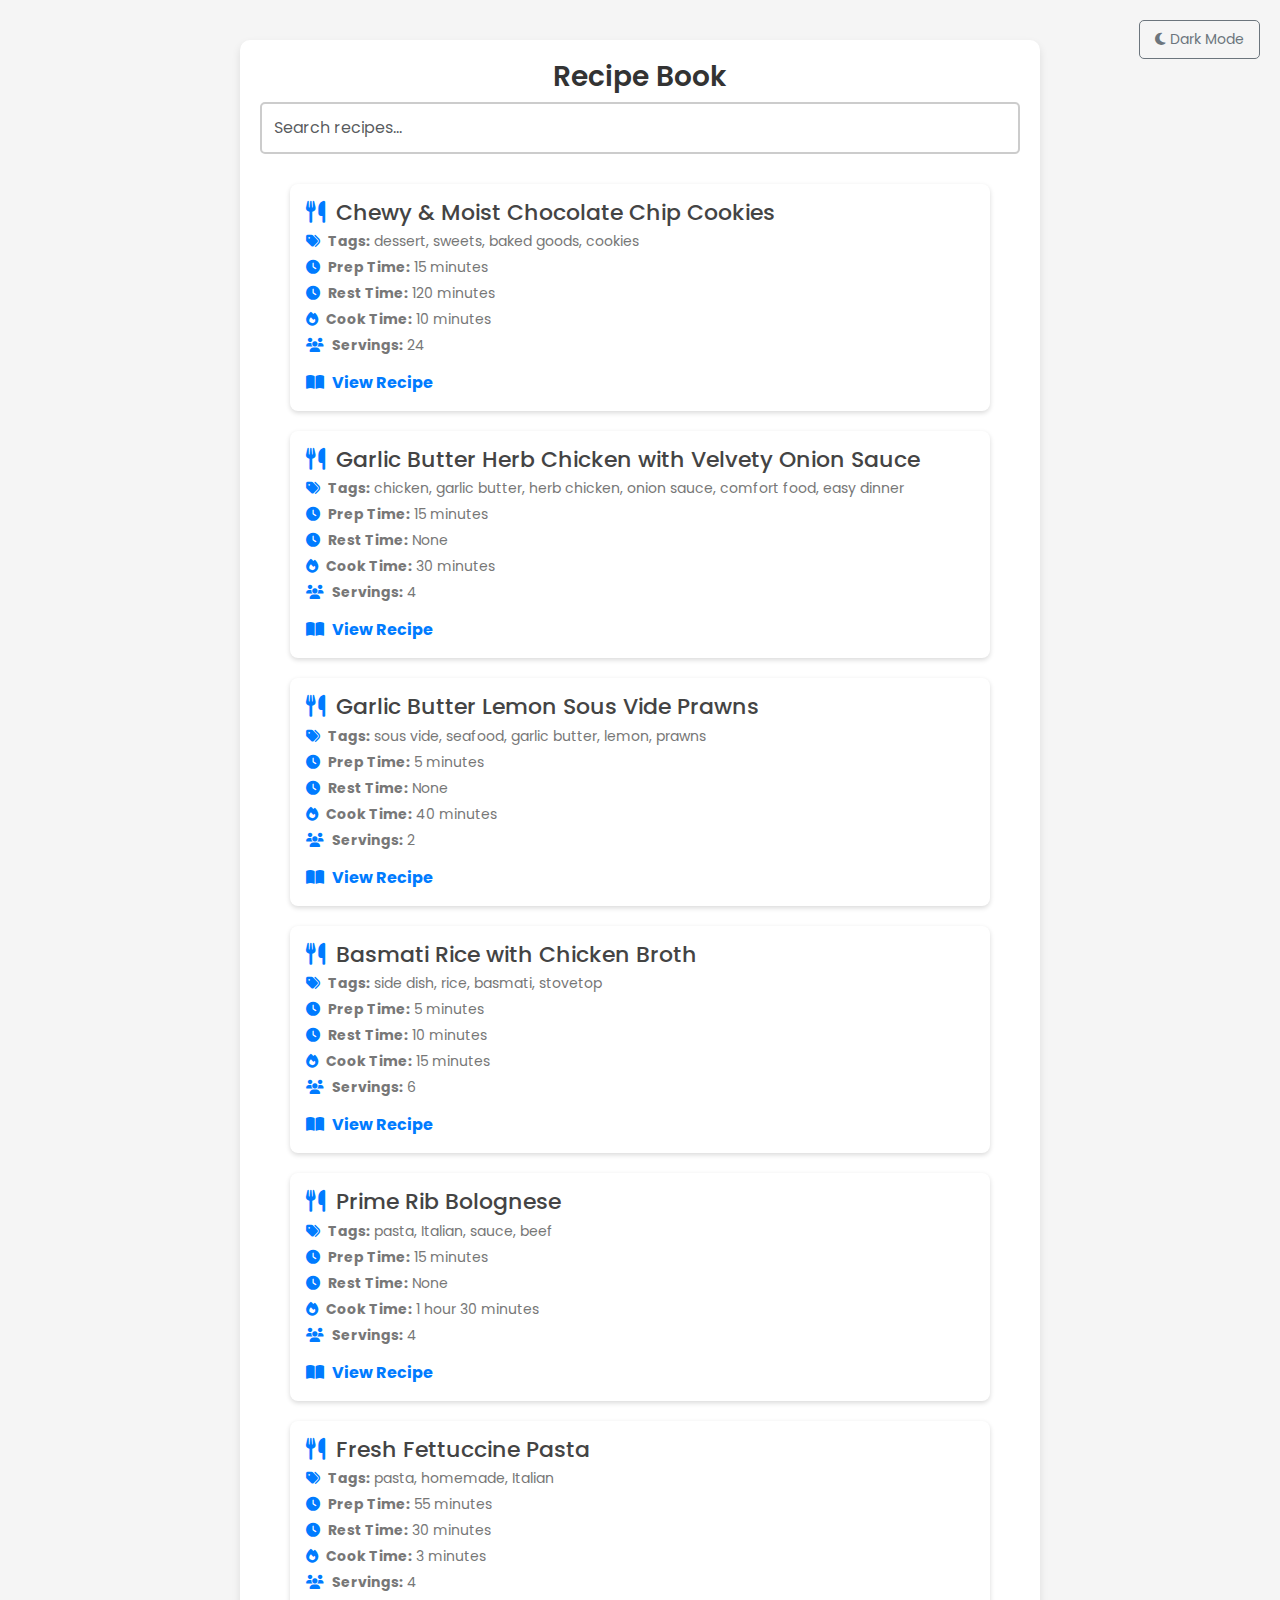
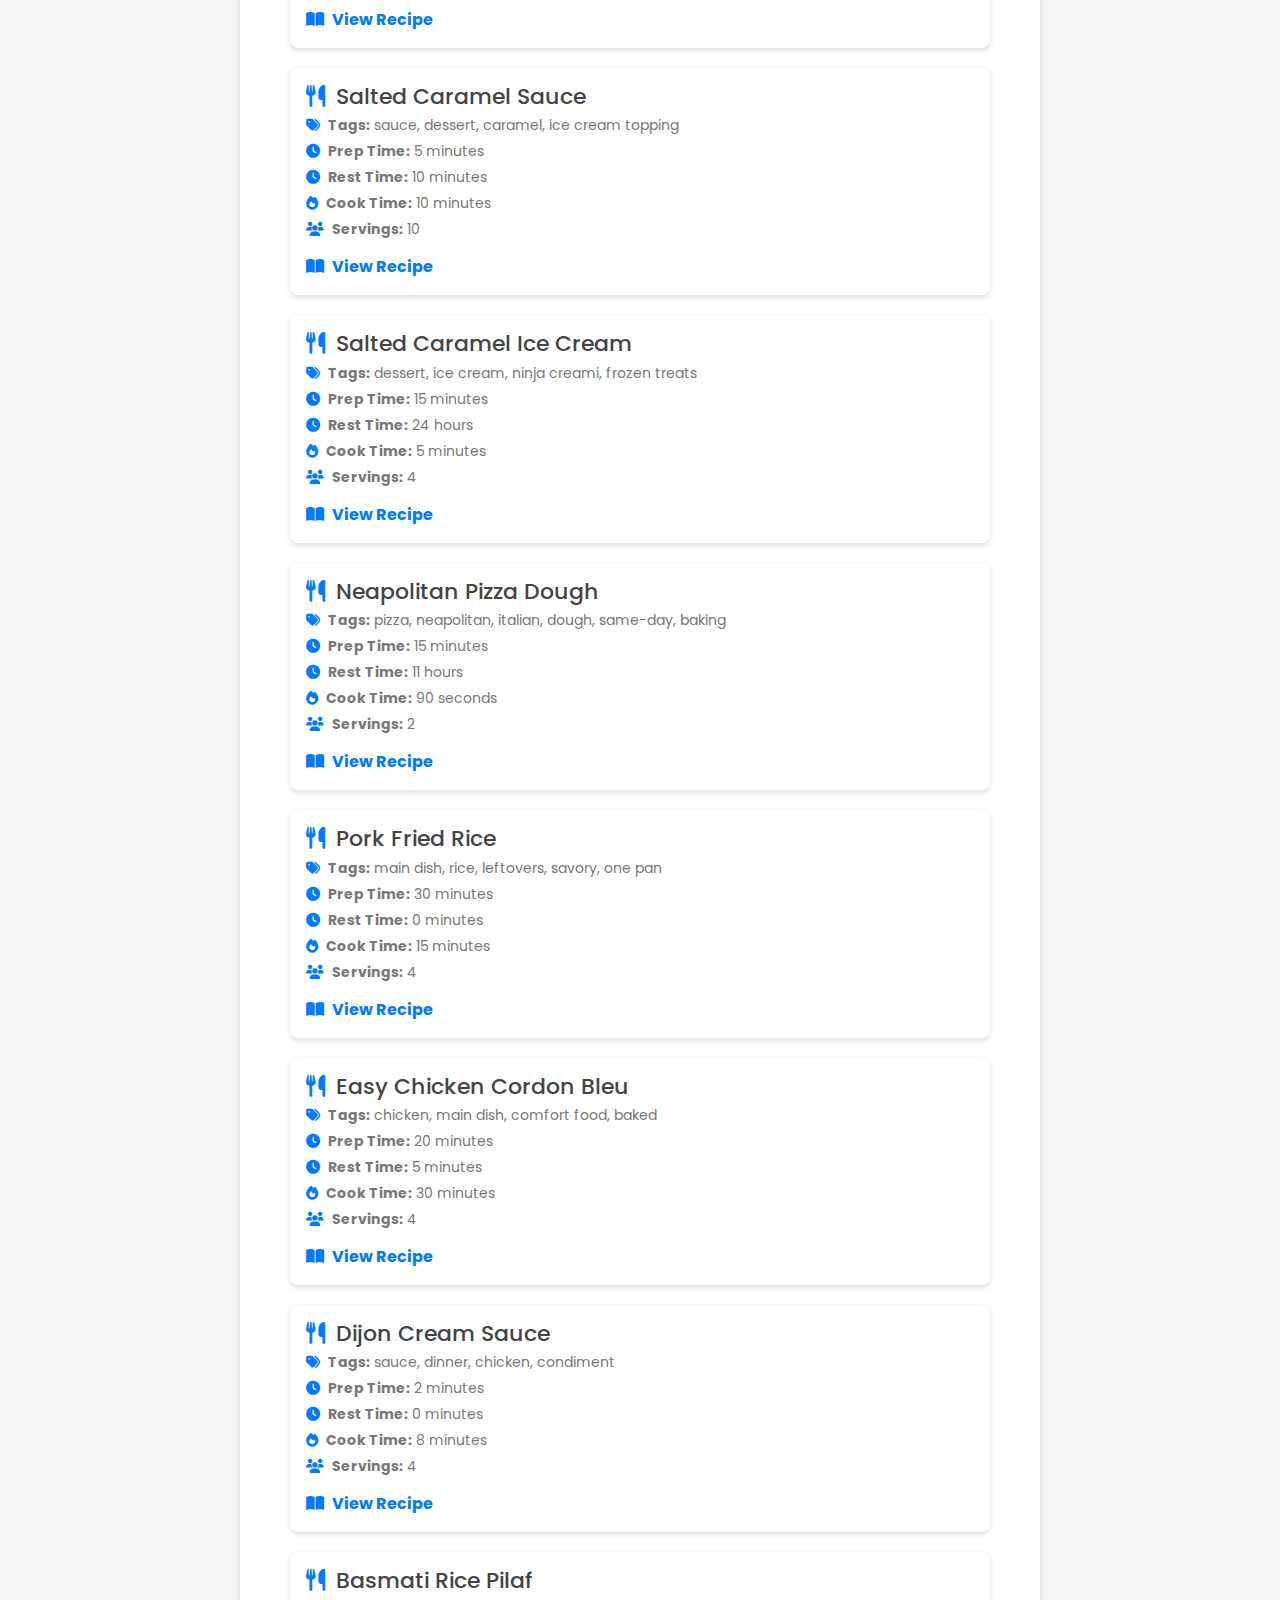
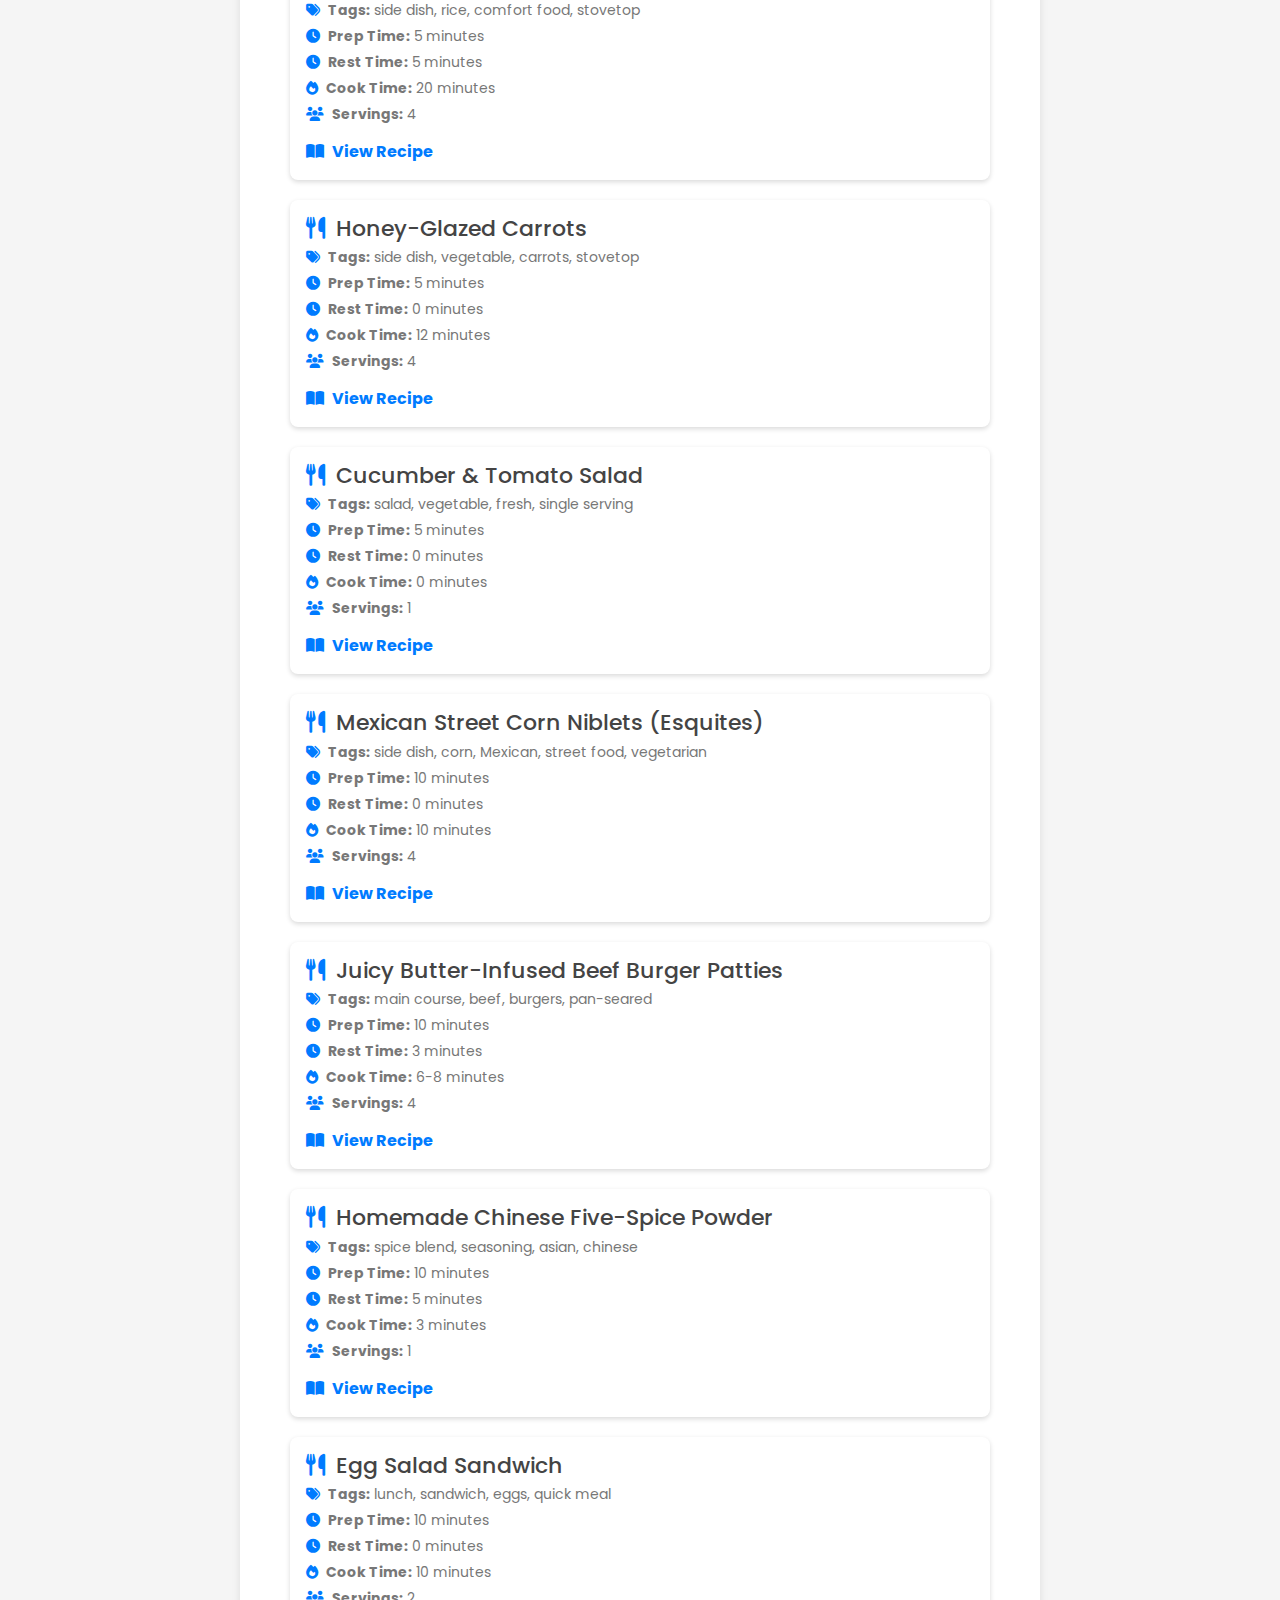
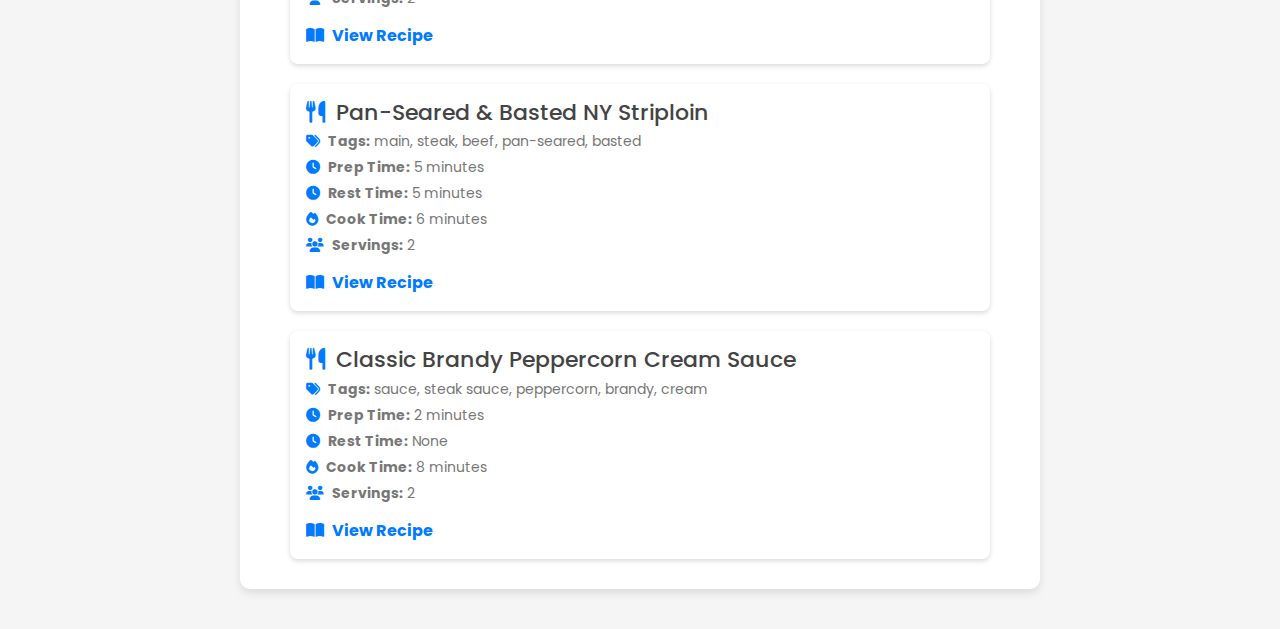
<file: index.html>
<!DOCTYPE html>
<html lang="en">
<head>
    <meta charset="UTF-8">
    <meta name="viewport" content="width=device-width, initial-scale=1.0">
	<meta http-equiv="Cache-Control" content="no-cache, no-store, must-revalidate" />
	<meta http-equiv="Pragma" content="no-cache" />
	<meta http-equiv="Expires" content="0" />

    <title>Recipe Book</title>

    <!-- Google Fonts -->
    <link href="https://fonts.googleapis.com/css2?family=Poppins:wght@300;400;600&display=swap" rel="stylesheet">

    <!-- Bootstrap CSS -->
    <link href="https://cdn.jsdelivr.net/npm/bootstrap@5.3.0/dist/css/bootstrap.min.css" rel="stylesheet">

    <!-- Font Awesome for Icons -->
    <link rel="stylesheet" href="https://cdnjs.cloudflare.com/ajax/libs/font-awesome/6.4.0/css/all.min.css">

    <!-- Custom CSS -->
    <link rel="stylesheet" href="styles.css">
</head>
<body>

    <!-- Dark Mode Toggle -->
    <button id="dark-mode-toggle" class="btn btn-outline-secondary">
        <i class="fa-solid fa-moon"></i> Dark Mode
    </button>

    <!-- Centered Content -->
    <div class="container">
        <h1>Recipe Book</h1>

        <!-- Search Bar -->
        <input type="text" id="search" class="form-control" placeholder="Search recipes...">

        <!-- Recipe List -->
        <div id="recipe-list"></div>
    </div>

    <script src="script.js"></script>
</body>
</html>
</file>
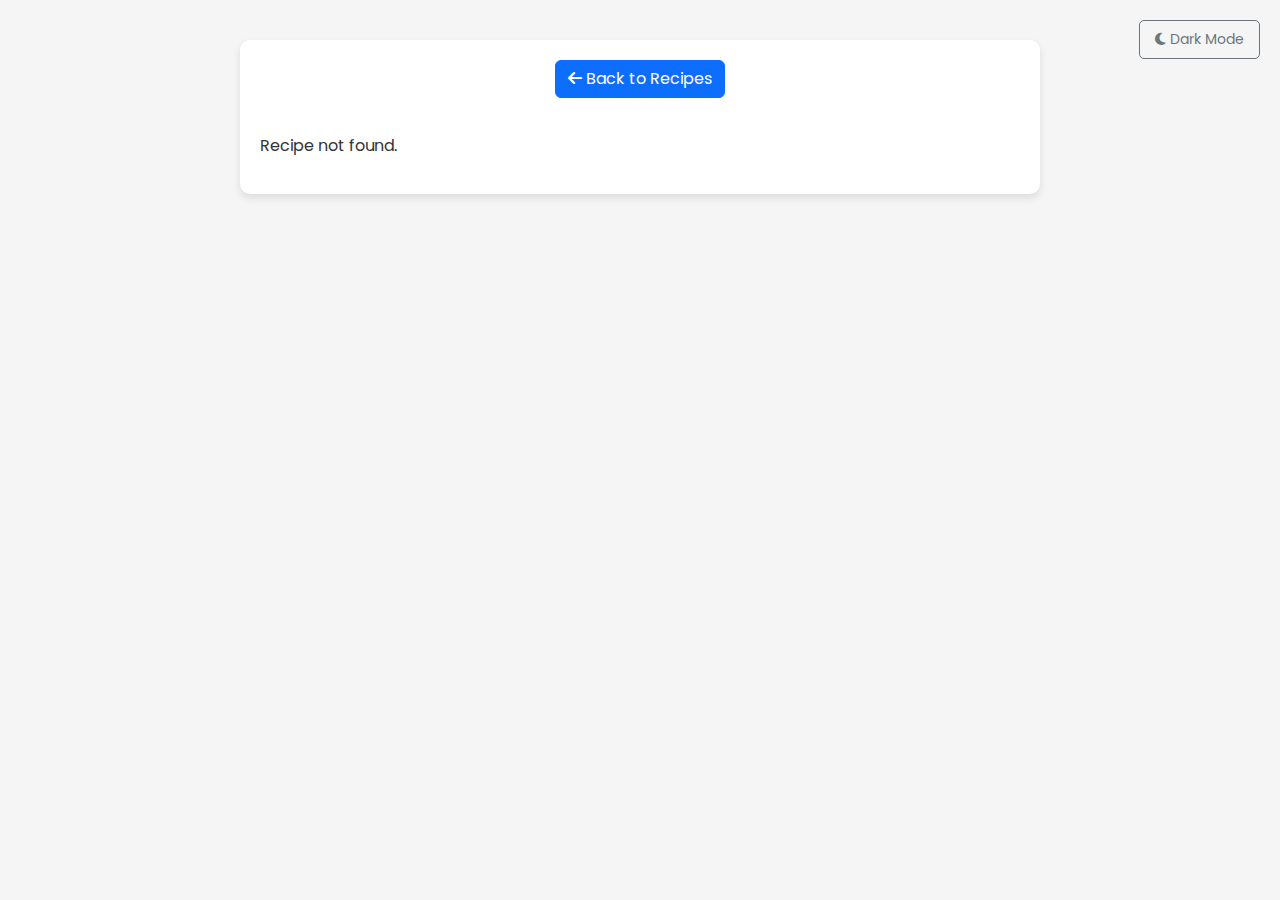
<file: recipe.html>
<!DOCTYPE html>
<html lang="en">
<head>
    <meta charset="UTF-8">
    <meta name="viewport" content="width=device-width, initial-scale=1.0">
    <title>Recipe</title>

    <!-- Google Fonts -->
    <link href="https://fonts.googleapis.com/css2?family=Poppins:wght@300;400;600&display=swap" rel="stylesheet">

    <!-- Bootstrap CSS -->
    <link href="https://cdn.jsdelivr.net/npm/bootstrap@5.3.0/dist/css/bootstrap.min.css" rel="stylesheet">

    <!-- Font Awesome for Icons -->
    <link rel="stylesheet" href="https://cdnjs.cloudflare.com/ajax/libs/font-awesome/6.4.0/css/all.min.css">

    <!-- Custom CSS -->
    <link rel="stylesheet" href="styles.css">
</head>
<body>

    <!-- Dark Mode Toggle Button -->
    <button id="dark-mode-toggle" class="btn btn-outline-secondary">
        <i class="fa-solid fa-moon"></i> Dark Mode
    </button>

    <div class="container">
        <a href="index.html" class="btn btn-primary mb-3"><i class="fa-solid fa-arrow-left"></i> Back to Recipes</a>
        <div id="recipe-details"></div>
    </div>

    <script src="recipe.js"></script>
</body>
</html>
</file>
<file: styles.css>
/* General styles */
body {
    font-family: 'Poppins', sans-serif;
    background-color: #f5f5f5;
    color: #333;
    text-align: center;
    padding: 20px;
}

/* Centered Container */
.container {
    max-width: 800px;
    margin: 20px auto;
    background: white;
    padding: 20px;
    border-radius: 10px;
    box-shadow: 0 4px 8px rgba(0, 0, 0, 0.1);
}

/* Search Bar */
#search {
    width: 100%;
    padding: 12px;
    font-size: 16px;
    border: 2px solid #ccc;
    border-radius: 5px;
    margin-bottom: 20px;
}

/* Recipe Cards */
.recipe-card {
    background: white;
    padding: 15px;
    margin: 10px 0;
    border-radius: 8px;
    box-shadow: 0 2px 5px rgba(0, 0, 0, 0.15);
    text-align: left;
    transition: transform 0.2s ease-in-out;
}

.recipe-card:hover {
    transform: scale(1.02);
}

.recipe-card h2 {
    margin: 0;
    font-size: 22px;
    color: #444;
}

.recipe-card p {
    margin: 5px 0;
    font-size: 14px;
    color: #777;
}

.recipe-card a {
    display: inline-block;
    margin-top: 10px;
    color: #007bff;
    text-decoration: none;
    font-weight: bold;
}

.recipe-card a:hover {
    text-decoration: underline;
}

/* Recipe Details */
#recipe-details {
    text-align: left;
    margin-top: 20px;
}

#recipe-details h1 {
    color: #444;
    font-size: 26px;
}

#recipe-details h2 {
    border-bottom: 2px solid #ddd;
    padding-bottom: 5px;
    margin-top: 20px;
}

ul, ol {
    text-align: left;
    padding-left: 20px;
}

/* Fancy Headers */
h1 {
    font-size: 28px;
    font-weight: 600;
    color: #333;
}

/* Add icons to details */
.icon {
    margin-right: 5px;
    color: #007bff;
}

/* Dark Mode Styles */
.dark-mode {
    background-color: #222;
    color: #ddd;
}

.dark-mode .container {
    background-color: #333;
    box-shadow: 0 4px 8px rgba(255, 255, 255, 0.1);
}

.dark-mode .recipe-card {
    background: #444;
    box-shadow: 0 2px 5px rgba(255, 255, 255, 0.1);
}

.dark-mode .recipe-card h2 {
    color: #eee;
}

.dark-mode .recipe-card p {
    color: #ccc;
}

.dark-mode a {
    color: #66b3ff;
}

.dark-mode a:hover {
    text-decoration: underline;
}

/* Button Styling */
#dark-mode-toggle {
    position: absolute;
    top: 20px;
    right: 20px;
    padding: 8px 15px;
    font-size: 14px;
    border-radius: 5px;
    transition: all 0.3s ease;
}

.dark-mode #dark-mode-toggle {
    background: #555;
    color: #fff;
}
/* Dark Mode Styles for Recipe Page */
.dark-mode {
    background-color: #222;
    color: #ddd;
}

.dark-mode h1{
    color: #FFF;
}
.dark-mode .container {
    background-color: #333;
    box-shadow: 0 4px 8px rgba(255, 255, 255, 0.1);
}

.dark-mode .btn-primary {
    background-color: #555;
    border-color: #666;
}

.dark-mode .btn-outline-secondary {
    background-color: #555;
    color: #fff;
    border-color: #777;
}

.dark-mode .btn-outline-secondary:hover {
    background-color: #666;
}

/* Recipe Details Styling */
#recipe-details h1 {
    font-size: 26px;
    font-weight: 600;
    color: #444;
}

.dark-mode #recipe-details h1 {
    color: #ddd;
}

#recipe-details h2 {
    border-bottom: 2px solid #ddd;
    padding-bottom: 5px;
    margin-top: 20px;
}

.dark-mode #recipe-details h2 {
    border-bottom: 2px solid #666;
}

ul, ol {
    text-align: left;
    padding-left: 20px;
}

ul li, ol li {
    padding: 5px 0;
}
/* Centered Container for Index Page */
.container {
    max-width: 800px; /* Same width as recipe page */
    margin: 20px auto;
    background: white;
    padding: 20px;
    border-radius: 10px;
    box-shadow: 0 4px 8px rgba(0, 0, 0, 0.1);
}

/* Search Bar Styling */
#search {
    width: 100%;
    padding: 12px;
    font-size: 16px;
    border: 2px solid #ccc;
    border-radius: 5px;
    margin-bottom: 20px;
}

/* Centered Recipe Cards */
#recipe-list {
    display: flex;
    flex-direction: column;
    align-items: center; /* Centers recipe cards */
}

.recipe-card {
    width: 100%;
    max-width: 700px; /* Matches recipe page width */
    background: white;
    padding: 15px;
    margin: 10px 0;
    border-radius: 8px;
    box-shadow: 0 2px 5px rgba(0, 0, 0, 0.15);
    text-align: left;
    transition: transform 0.2s ease-in-out;
}

.recipe-card:hover {
    transform: scale(1.02);
}

/* Dark Mode Adjustments */
.dark-mode .container {
    background-color: #333;
    box-shadow: 0 4px 8px rgba(255, 255, 255, 0.1);
}

.dark-mode .recipe-card {
    background: #444;
    box-shadow: 0 2px 5px rgba(255, 255, 255, 0.1);
}

.dark-mode .recipe-card h2 {
    color: #eee;
}

.dark-mode .recipe-card p {
    color: #ccc;
}

.dark-mode a {
    color: #66b3ff;
}

.dark-mode a:hover {
    text-decoration: underline;
}
</file>
